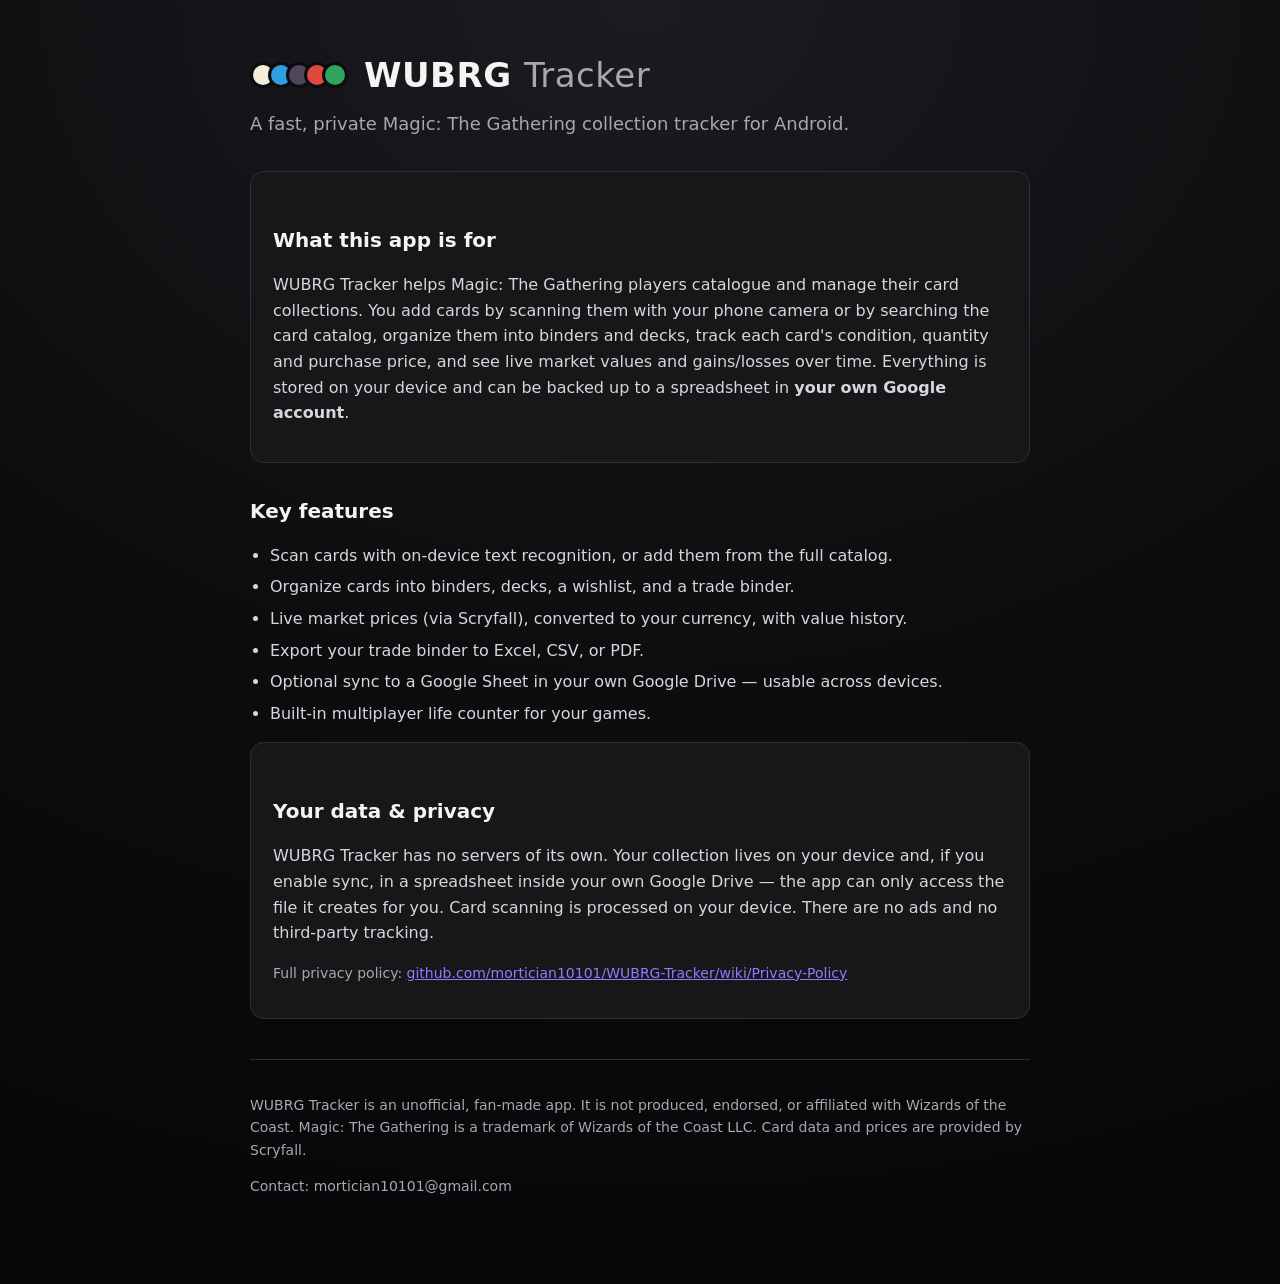
<file: index.html>
<!DOCTYPE html>
<html lang="en">
<head>
<meta charset="utf-8" />
<meta name="viewport" content="width=device-width, initial-scale=1" />
<title>WUBRG Tracker — Magic: The Gathering collection tracker</title>
<meta name="description" content="WUBRG Tracker is an Android app for cataloguing, valuing, and syncing your Magic: The Gathering card collection. Scan cards, organize binders and decks, and back everything up to your own Google account." />

<!--
  GOOGLE SEARCH CONSOLE VERIFICATION
  To prove you own this page (needed for the OAuth consent screen home page),
  add this site as a URL-prefix property in Google Search Console
  (https://search.google.com/search-console), choose the "HTML tag" method, and
  paste the meta tag it gives you right below (replace the placeholder):
-->
<!-- <meta name="google-site-verification" content="PASTE_YOUR_CODE_HERE" /> -->

<style>
  :root { --bg:#0c0c0f; --card:#17171a; --line:#2e2e34; --hi:#f4f4f5; --mid:#a7a7ae; --accent:#8E7CFF; }
  * { box-sizing:border-box; }
  body { margin:0; background:radial-gradient(125% 95% at 50% 0%, #1c1c20 0%, #0d0d10 55%, #08080a 100%);
         color:var(--hi); font-family:system-ui,-apple-system,'Segoe UI',Roboto,sans-serif; line-height:1.6; }
  .wrap { max-width:820px; margin:0 auto; padding:48px 20px 72px; }
  header { display:flex; align-items:center; gap:16px; margin-bottom:8px; }
  .pips { display:flex; }
  .pip { width:26px; height:26px; border-radius:50%; margin-right:-8px; border:3px solid #0c0c0f; }
  h1 { font-size:34px; margin:0; letter-spacing:.5px; }
  h1 span { font-weight:300; color:var(--mid); }
  .tag { color:var(--mid); font-size:18px; margin:4px 0 32px; }
  h2 { font-size:20px; margin:32px 0 10px; }
  p { color:#d6d6db; }
  .card { background:var(--card); border:1px solid var(--line); border-radius:14px; padding:20px 22px; margin:14px 0; }
  ul { padding-left:20px; } li { margin:6px 0; color:#d6d6db; }
  a { color:var(--accent); }
  .muted { color:var(--mid); font-size:14px; }
  footer { margin-top:40px; border-top:1px solid var(--line); padding-top:20px; }
</style>
</head>
<body>
<div class="wrap">
  <header>
    <div class="pips">
      <span class="pip" style="background:#F4EEDA"></span>
      <span class="pip" style="background:#2D9EE0"></span>
      <span class="pip" style="background:#4E4659"></span>
      <span class="pip" style="background:#E04840"></span>
      <span class="pip" style="background:#2FA45C; margin-right:0"></span>
    </div>
    <h1>WUBRG <span>Tracker</span></h1>
  </header>
  <p class="tag">A fast, private Magic: The Gathering collection tracker for Android.</p>

  <div class="card">
    <h2>What this app is for</h2>
    <p>
      WUBRG Tracker helps Magic: The Gathering players catalogue and manage their
      card collections. You add cards by scanning them with your phone camera or by
      searching the card catalog, organize them into binders and decks, track each
      card's condition, quantity and purchase price, and see live market values and
      gains/losses over time. Everything is stored on your device and can be backed
      up to a spreadsheet in <strong>your own Google account</strong>.
    </p>
  </div>

  <h2>Key features</h2>
  <ul>
    <li>Scan cards with on-device text recognition, or add them from the full catalog.</li>
    <li>Organize cards into binders, decks, a wishlist, and a trade binder.</li>
    <li>Live market prices (via Scryfall), converted to your currency, with value history.</li>
    <li>Export your trade binder to Excel, CSV, or PDF.</li>
    <li>Optional sync to a Google Sheet in your own Google Drive — usable across devices.</li>
    <li>Built-in multiplayer life counter for your games.</li>
  </ul>

  <div class="card">
    <h2>Your data &amp; privacy</h2>
    <p>
      WUBRG Tracker has no servers of its own. Your collection lives on your device
      and, if you enable sync, in a spreadsheet inside your own Google Drive — the app
      can only access the file it creates for you. Card scanning is processed on your
      device. There are no ads and no third-party tracking.
    </p>
    <p class="muted">
      Full privacy policy:
      <a href="https://github.com/mortician10101/WUBRG-Tracker/wiki/Privacy-Policy">
        github.com/mortician10101/WUBRG-Tracker/wiki/Privacy-Policy</a>
    </p>
  </div>

  <footer>
    <p class="muted">
      WUBRG Tracker is an unofficial, fan-made app. It is not produced, endorsed, or
      affiliated with Wizards of the Coast. Magic: The Gathering is a trademark of
      Wizards of the Coast LLC. Card data and prices are provided by Scryfall.
    </p>
    <p class="muted">Contact: mortician10101@gmail.com</p>
  </footer>
</div>
</body>
</html>
</file>
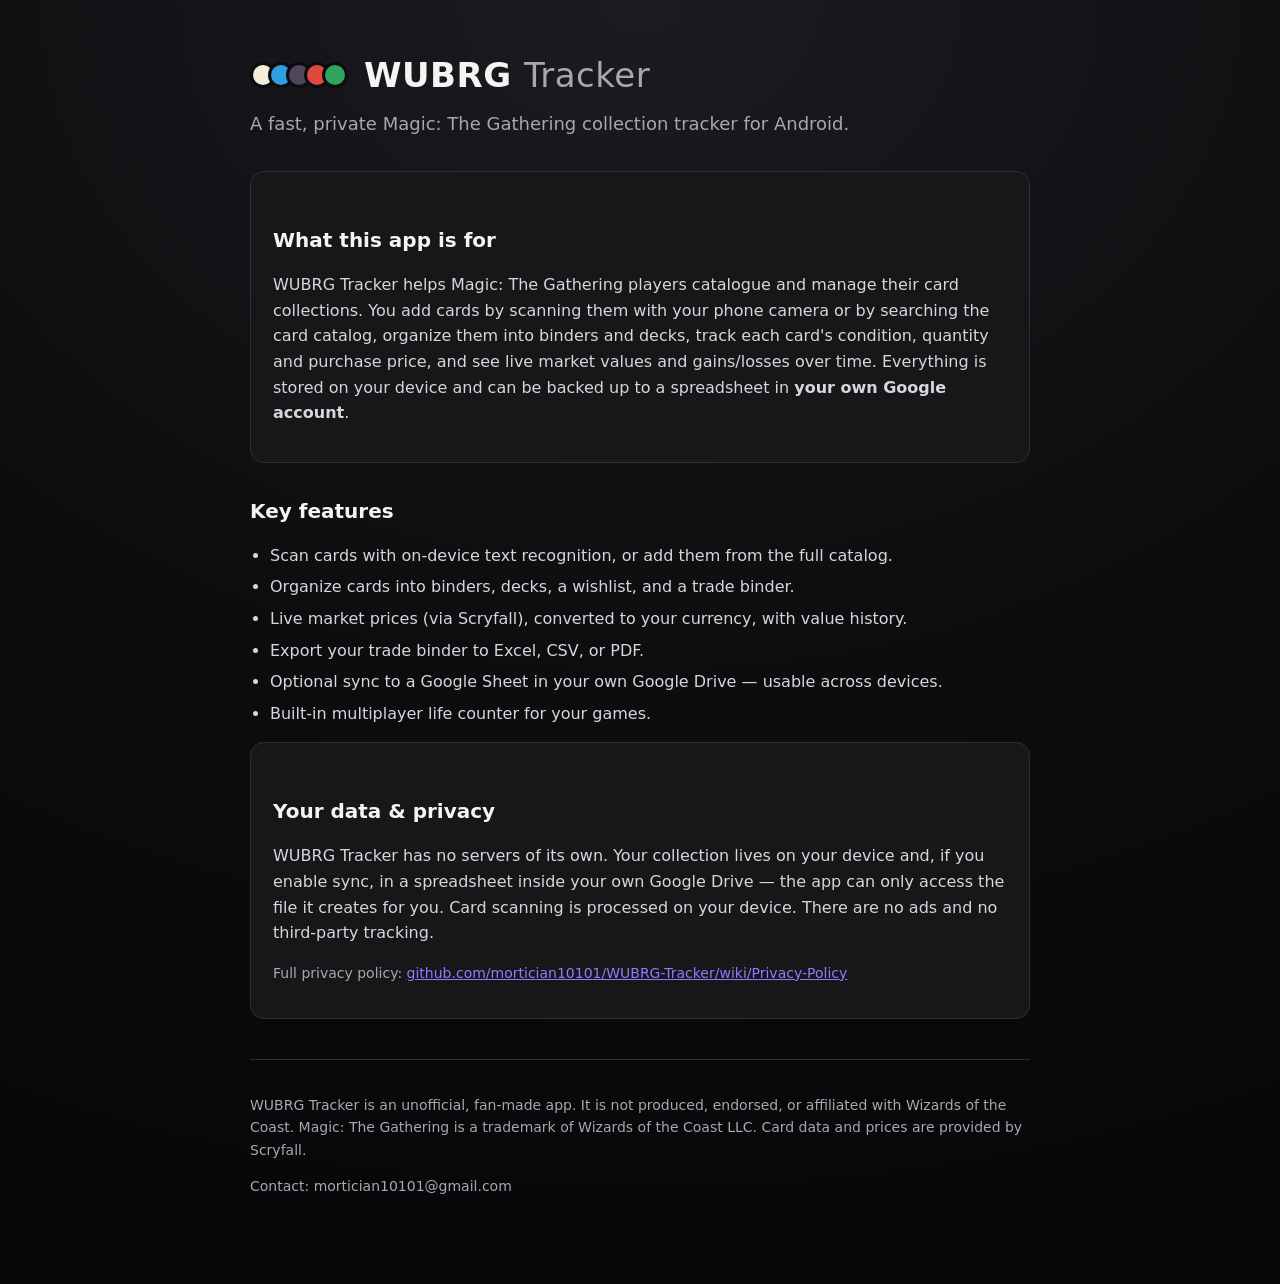
<file: docs/index.html>
<!DOCTYPE html>
<html lang="en">
<head>
<meta charset="utf-8" />
<meta name="viewport" content="width=device-width, initial-scale=1" />
<title>WUBRG Tracker — Magic: The Gathering collection tracker</title>
<meta name="description" content="WUBRG Tracker is an Android app for cataloguing, valuing, and syncing your Magic: The Gathering card collection. Scan cards, organize binders and decks, and back everything up to your own Google account." />
<meta name="google-site-verification" content="xbsTM_fpj13nLuOaHCfJx32ldFQ4L-vJgCqGTtudPGo" />

<style>
  :root { --bg:#0c0c0f; --card:#17171a; --line:#2e2e34; --hi:#f4f4f5; --mid:#a7a7ae; --accent:#8E7CFF; }
  * { box-sizing:border-box; }
  body { margin:0; background:radial-gradient(125% 95% at 50% 0%, #1c1c20 0%, #0d0d10 55%, #08080a 100%);
         color:var(--hi); font-family:system-ui,-apple-system,'Segoe UI',Roboto,sans-serif; line-height:1.6; }
  .wrap { max-width:820px; margin:0 auto; padding:48px 20px 72px; }
  header { display:flex; align-items:center; gap:16px; margin-bottom:8px; }
  .pips { display:flex; }
  .pip { width:26px; height:26px; border-radius:50%; margin-right:-8px; border:3px solid #0c0c0f; }
  h1 { font-size:34px; margin:0; letter-spacing:.5px; }
  h1 span { font-weight:300; color:var(--mid); }
  .tag { color:var(--mid); font-size:18px; margin:4px 0 32px; }
  h2 { font-size:20px; margin:32px 0 10px; }
  p { color:#d6d6db; }
  .card { background:var(--card); border:1px solid var(--line); border-radius:14px; padding:20px 22px; margin:14px 0; }
  ul { padding-left:20px; } li { margin:6px 0; color:#d6d6db; }
  a { color:var(--accent); }
  .muted { color:var(--mid); font-size:14px; }
  footer { margin-top:40px; border-top:1px solid var(--line); padding-top:20px; }
</style>
</head>
<body>
<div class="wrap">
  <header>
    <div class="pips">
      <span class="pip" style="background:#F4EEDA"></span>
      <span class="pip" style="background:#2D9EE0"></span>
      <span class="pip" style="background:#4E4659"></span>
      <span class="pip" style="background:#E04840"></span>
      <span class="pip" style="background:#2FA45C; margin-right:0"></span>
    </div>
    <h1>WUBRG <span>Tracker</span></h1>
  </header>
  <p class="tag">A fast, private Magic: The Gathering collection tracker for Android.</p>

  <div class="card">
    <h2>What this app is for</h2>
    <p>
      WUBRG Tracker helps Magic: The Gathering players catalogue and manage their
      card collections. You add cards by scanning them with your phone camera or by
      searching the card catalog, organize them into binders and decks, track each
      card's condition, quantity and purchase price, and see live market values and
      gains/losses over time. Everything is stored on your device and can be backed
      up to a spreadsheet in <strong>your own Google account</strong>.
    </p>
  </div>

  <h2>Key features</h2>
  <ul>
    <li>Scan cards with on-device text recognition, or add them from the full catalog.</li>
    <li>Organize cards into binders, decks, a wishlist, and a trade binder.</li>
    <li>Live market prices (via Scryfall), converted to your currency, with value history.</li>
    <li>Export your trade binder to Excel, CSV, or PDF.</li>
    <li>Optional sync to a Google Sheet in your own Google Drive — usable across devices.</li>
    <li>Built-in multiplayer life counter for your games.</li>
  </ul>

  <div class="card">
    <h2>Your data &amp; privacy</h2>
    <p>
      WUBRG Tracker has no servers of its own. Your collection lives on your device
      and, if you enable sync, in a spreadsheet inside your own Google Drive — the app
      can only access the file it creates for you. Card scanning is processed on your
      device. There are no ads and no third-party tracking.
    </p>
    <p class="muted">
      Full privacy policy:
      <a href="https://github.com/mortician10101/WUBRG-Tracker/wiki/Privacy-Policy">
        github.com/mortician10101/WUBRG-Tracker/wiki/Privacy-Policy</a>
    </p>
  </div>

  <footer>
    <p class="muted">
      WUBRG Tracker is an unofficial, fan-made app. It is not produced, endorsed, or
      affiliated with Wizards of the Coast. Magic: The Gathering is a trademark of
      Wizards of the Coast LLC. Card data and prices are provided by Scryfall.
    </p>
    <p class="muted">Contact: mortician10101@gmail.com</p>
  </footer>
</div>
</body>
</html>
</file>
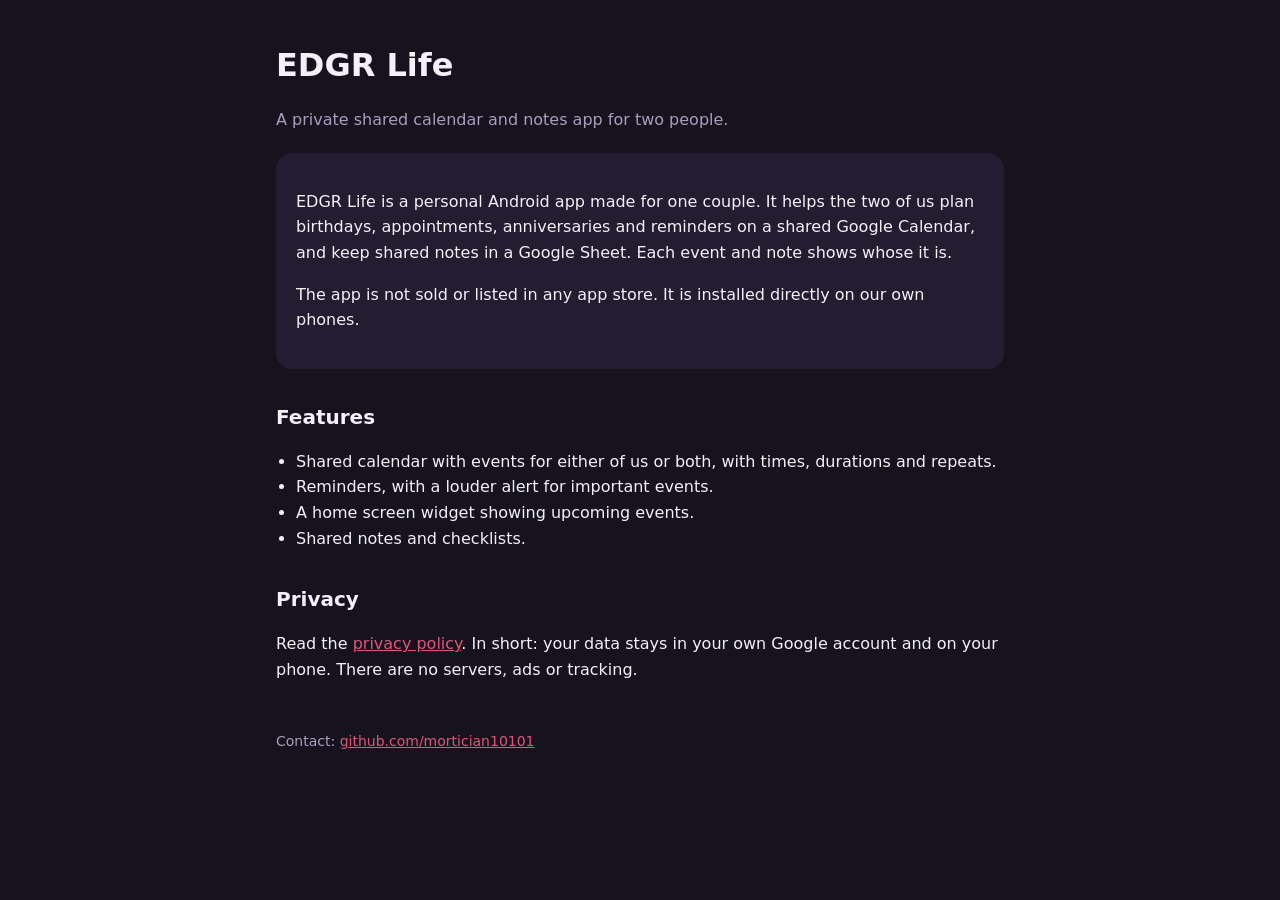
<file: docs/edgr-life/index.html>
<!doctype html>
<html lang="en">
<head>
<meta charset="utf-8">
<meta name="viewport" content="width=device-width, initial-scale=1">
<title>EDGR Life</title>
<link rel="stylesheet" href="style.css">
</head>
<body>
<main>
  <h1>EDGR Life</h1>
  <p class="dim">A private shared calendar and notes app for two people.</p>

  <div class="card">
    <p>EDGR Life is a personal Android app made for one couple. It helps the two of us plan birthdays, appointments, anniversaries and reminders on a shared Google Calendar, and keep shared notes in a Google Sheet. Each event and note shows whose it is.</p>
    <p>The app is not sold or listed in any app store. It is installed directly on our own phones.</p>
  </div>

  <h2>Features</h2>
  <ul>
    <li>Shared calendar with events for either of us or both, with times, durations and repeats.</li>
    <li>Reminders, with a louder alert for important events.</li>
    <li>A home screen widget showing upcoming events.</li>
    <li>Shared notes and checklists.</li>
  </ul>

  <h2>Privacy</h2>
  <p>Read the <a href="privacy.html">privacy policy</a>. In short: your data stays in your own Google account and on your phone. There are no servers, ads or tracking.</p>

  <footer>Contact: <a href="https://github.com/mortician10101">github.com/mortician10101</a></footer>
</main>
</body>
</html>
</file>
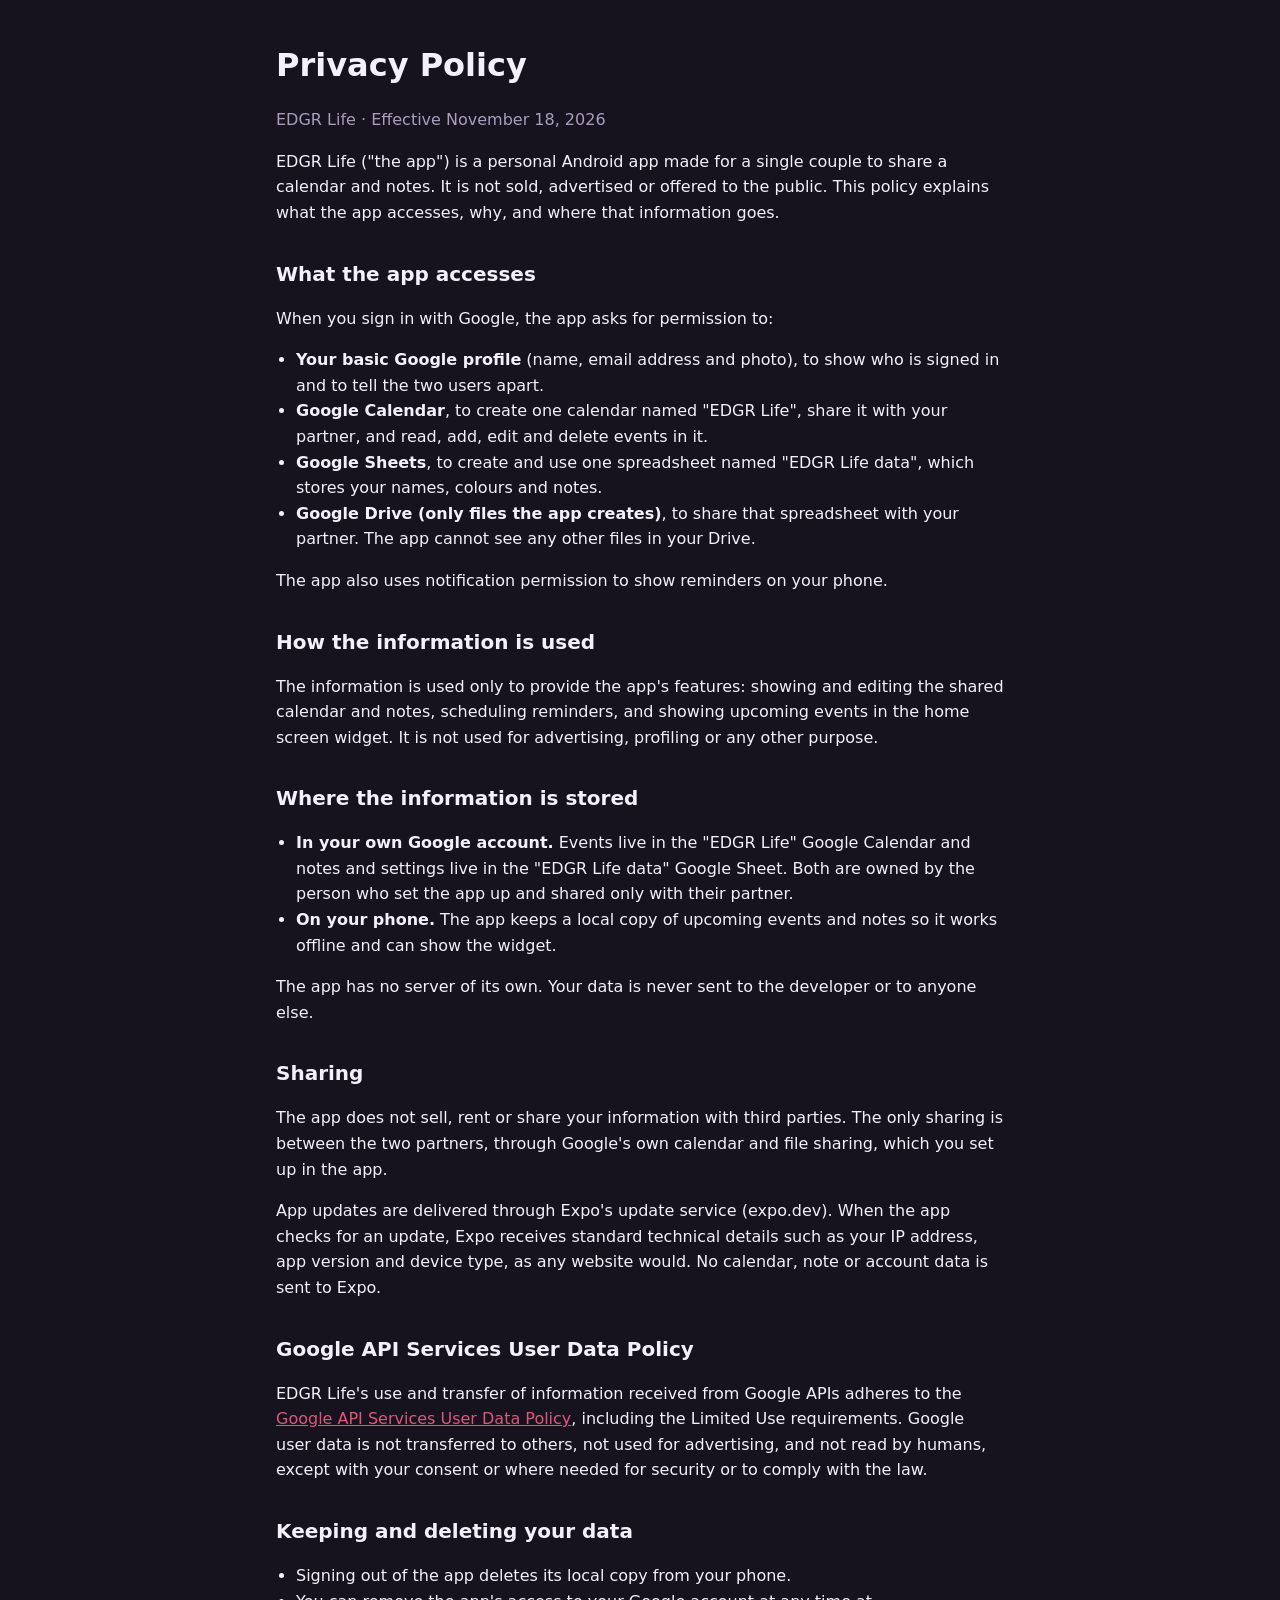
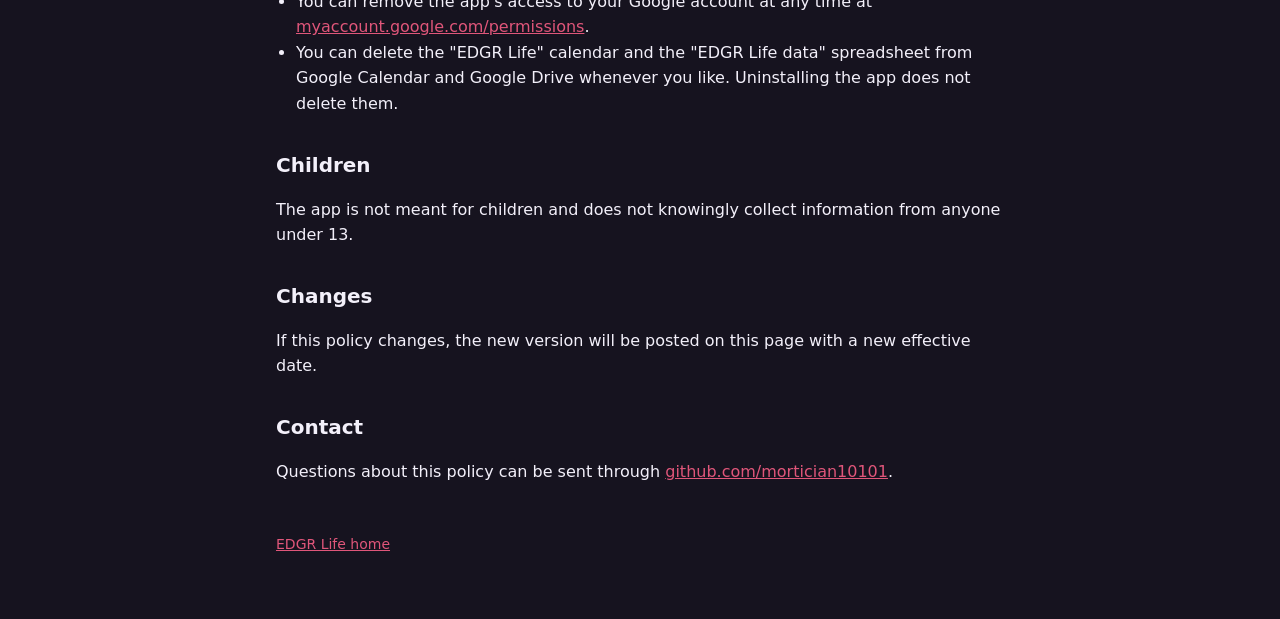
<file: docs/edgr-life/privacy.html>
<!doctype html>
<html lang="en">
<head>
<meta charset="utf-8">
<meta name="viewport" content="width=device-width, initial-scale=1">
<title>EDGR Life Privacy Policy</title>
<link rel="stylesheet" href="style.css">
</head>
<body>
<main>
  <h1>Privacy Policy</h1>
  <p class="dim">EDGR Life · Effective November 18, 2026</p>

  <p>EDGR Life ("the app") is a personal Android app made for a single couple to share a calendar and notes. It is not sold, advertised or offered to the public. This policy explains what the app accesses, why, and where that information goes.</p>

  <h2>What the app accesses</h2>
  <p>When you sign in with Google, the app asks for permission to:</p>
  <ul>
    <li><strong>Your basic Google profile</strong> (name, email address and photo), to show who is signed in and to tell the two users apart.</li>
    <li><strong>Google Calendar</strong>, to create one calendar named "EDGR Life", share it with your partner, and read, add, edit and delete events in it.</li>
    <li><strong>Google Sheets</strong>, to create and use one spreadsheet named "EDGR Life data", which stores your names, colours and notes.</li>
    <li><strong>Google Drive (only files the app creates)</strong>, to share that spreadsheet with your partner. The app cannot see any other files in your Drive.</li>
  </ul>
  <p>The app also uses notification permission to show reminders on your phone.</p>

  <h2>How the information is used</h2>
  <p>The information is used only to provide the app's features: showing and editing the shared calendar and notes, scheduling reminders, and showing upcoming events in the home screen widget. It is not used for advertising, profiling or any other purpose.</p>

  <h2>Where the information is stored</h2>
  <ul>
    <li><strong>In your own Google account.</strong> Events live in the "EDGR Life" Google Calendar and notes and settings live in the "EDGR Life data" Google Sheet. Both are owned by the person who set the app up and shared only with their partner.</li>
    <li><strong>On your phone.</strong> The app keeps a local copy of upcoming events and notes so it works offline and can show the widget.</li>
  </ul>
  <p>The app has no server of its own. Your data is never sent to the developer or to anyone else.</p>

  <h2>Sharing</h2>
  <p>The app does not sell, rent or share your information with third parties. The only sharing is between the two partners, through Google's own calendar and file sharing, which you set up in the app.</p>
  <p>App updates are delivered through Expo's update service (expo.dev). When the app checks for an update, Expo receives standard technical details such as your IP address, app version and device type, as any website would. No calendar, note or account data is sent to Expo.</p>

  <h2>Google API Services User Data Policy</h2>
  <p>EDGR Life's use and transfer of information received from Google APIs adheres to the <a href="https://developers.google.com/terms/api-services-user-data-policy">Google API Services User Data Policy</a>, including the Limited Use requirements. Google user data is not transferred to others, not used for advertising, and not read by humans, except with your consent or where needed for security or to comply with the law.</p>

  <h2>Keeping and deleting your data</h2>
  <ul>
    <li>Signing out of the app deletes its local copy from your phone.</li>
    <li>You can remove the app's access to your Google account at any time at <a href="https://myaccount.google.com/permissions">myaccount.google.com/permissions</a>.</li>
    <li>You can delete the "EDGR Life" calendar and the "EDGR Life data" spreadsheet from Google Calendar and Google Drive whenever you like. Uninstalling the app does not delete them.</li>
  </ul>

  <h2>Children</h2>
  <p>The app is not meant for children and does not knowingly collect information from anyone under 13.</p>

  <h2>Changes</h2>
  <p>If this policy changes, the new version will be posted on this page with a new effective date.</p>

  <h2>Contact</h2>
  <p>Questions about this policy can be sent through <a href="https://github.com/mortician10101">github.com/mortician10101</a>.</p>

  <footer><a href="index.html">EDGR Life home</a></footer>
</main>
</body>
</html>
</file>
<file: docs/edgr-life/style.css>
:root { --bg:#16131f; --surface:#221d30; --text:#f3f0fa; --dim:#a79fbd; --accent:#e0567a; }
* { box-sizing:border-box; }
body { margin:0; background:var(--bg); color:var(--text); font:16px/1.6 system-ui,-apple-system,"Segoe UI",Roboto,sans-serif; }
main { max-width:760px; margin:0 auto; padding:40px 16px 64px; }
h1 { font-size:32px; margin:0 0 4px; }
h2 { font-size:20px; margin:32px 0 8px; }
p, li { color:var(--text); }
.dim { color:var(--dim); }
a { color:var(--accent); }
.card { background:var(--surface); border-radius:16px; padding:20px; margin:20px 0; }
ul { padding-left:20px; }
footer { margin-top:48px; color:var(--dim); font-size:14px; }
</file>
